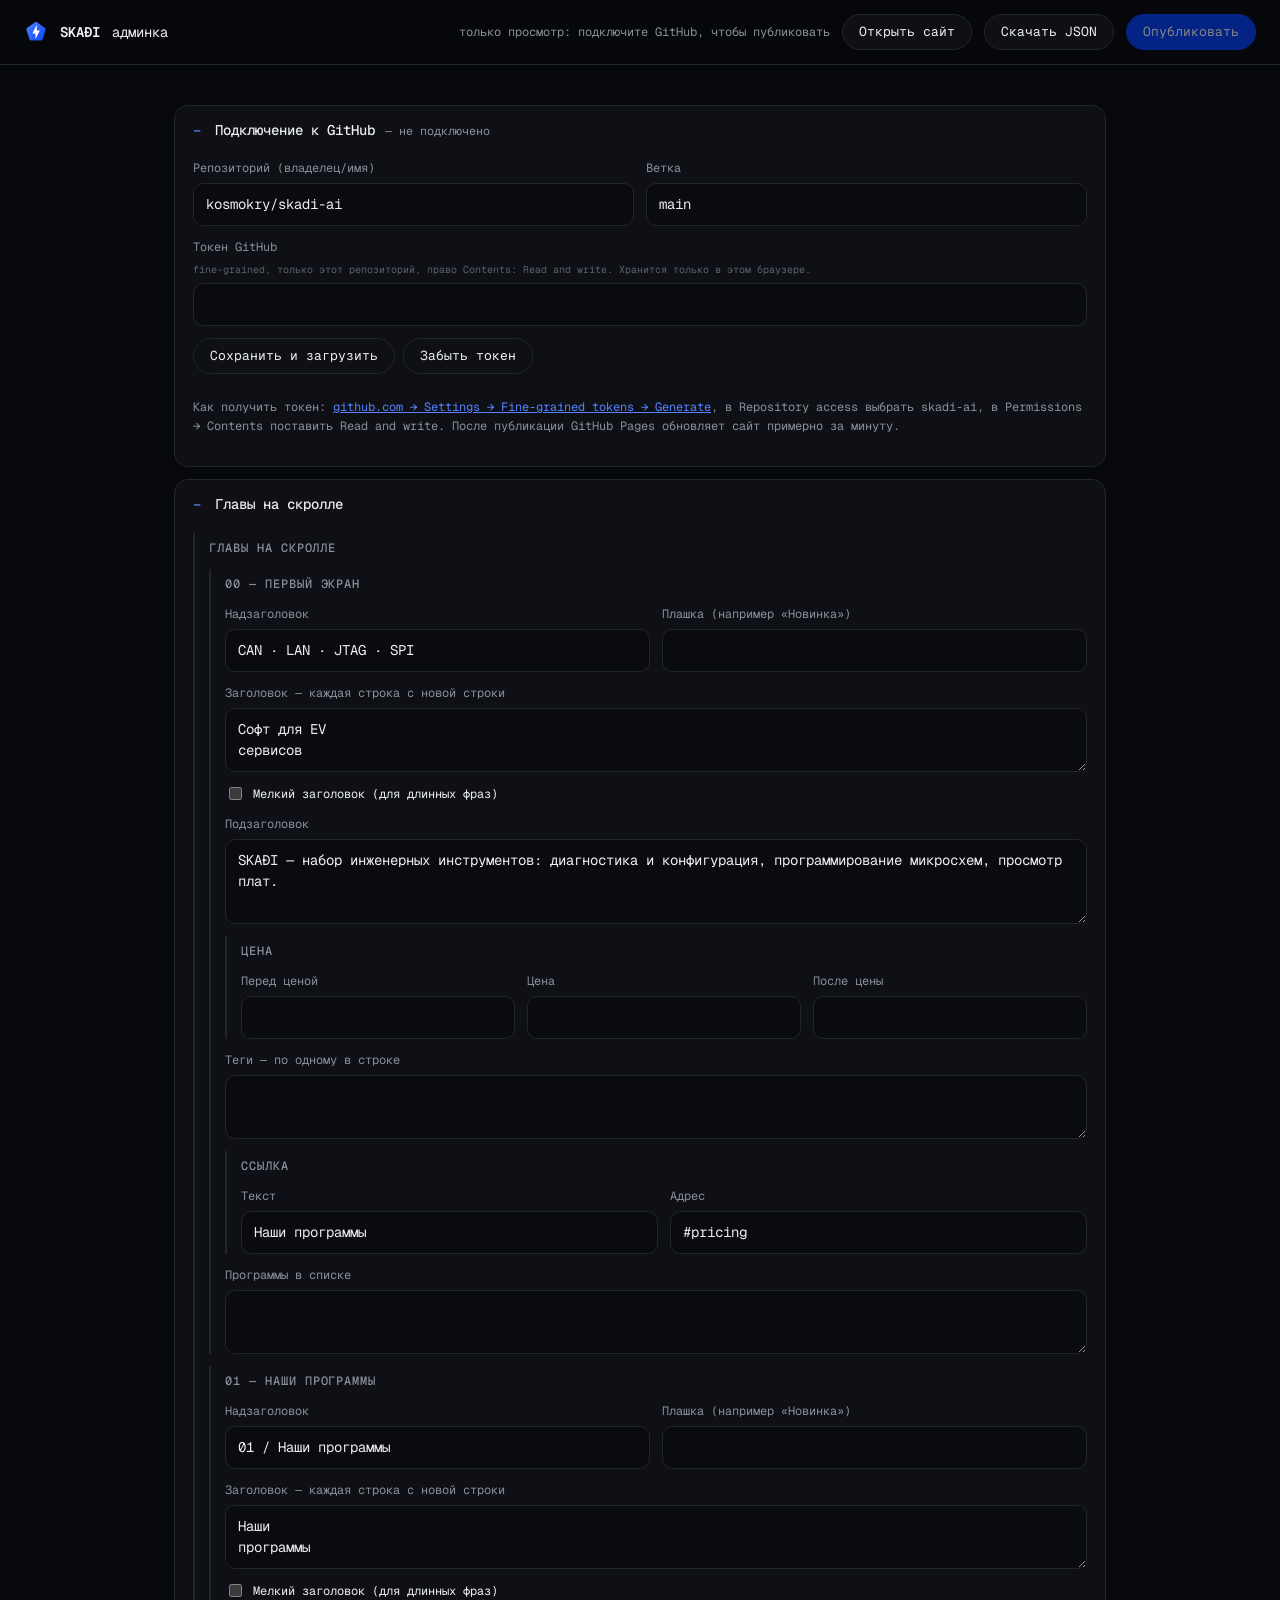
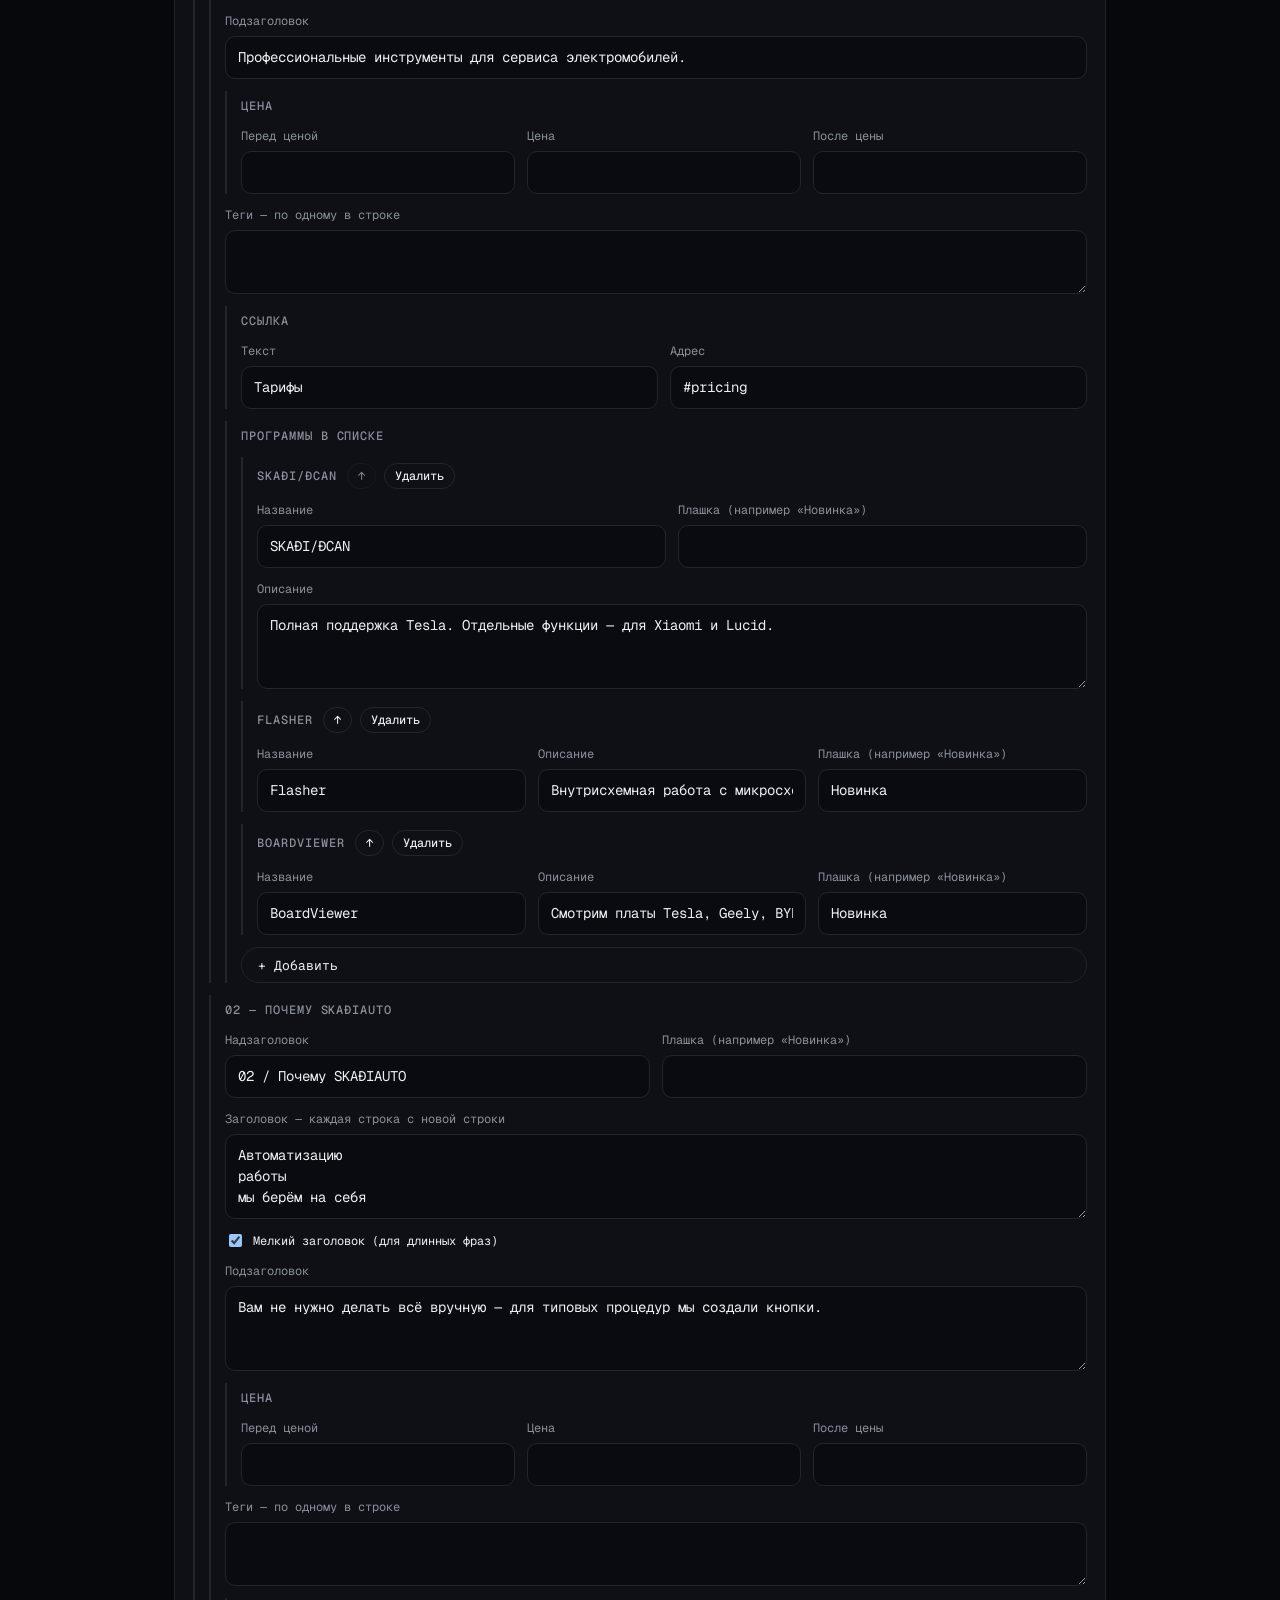
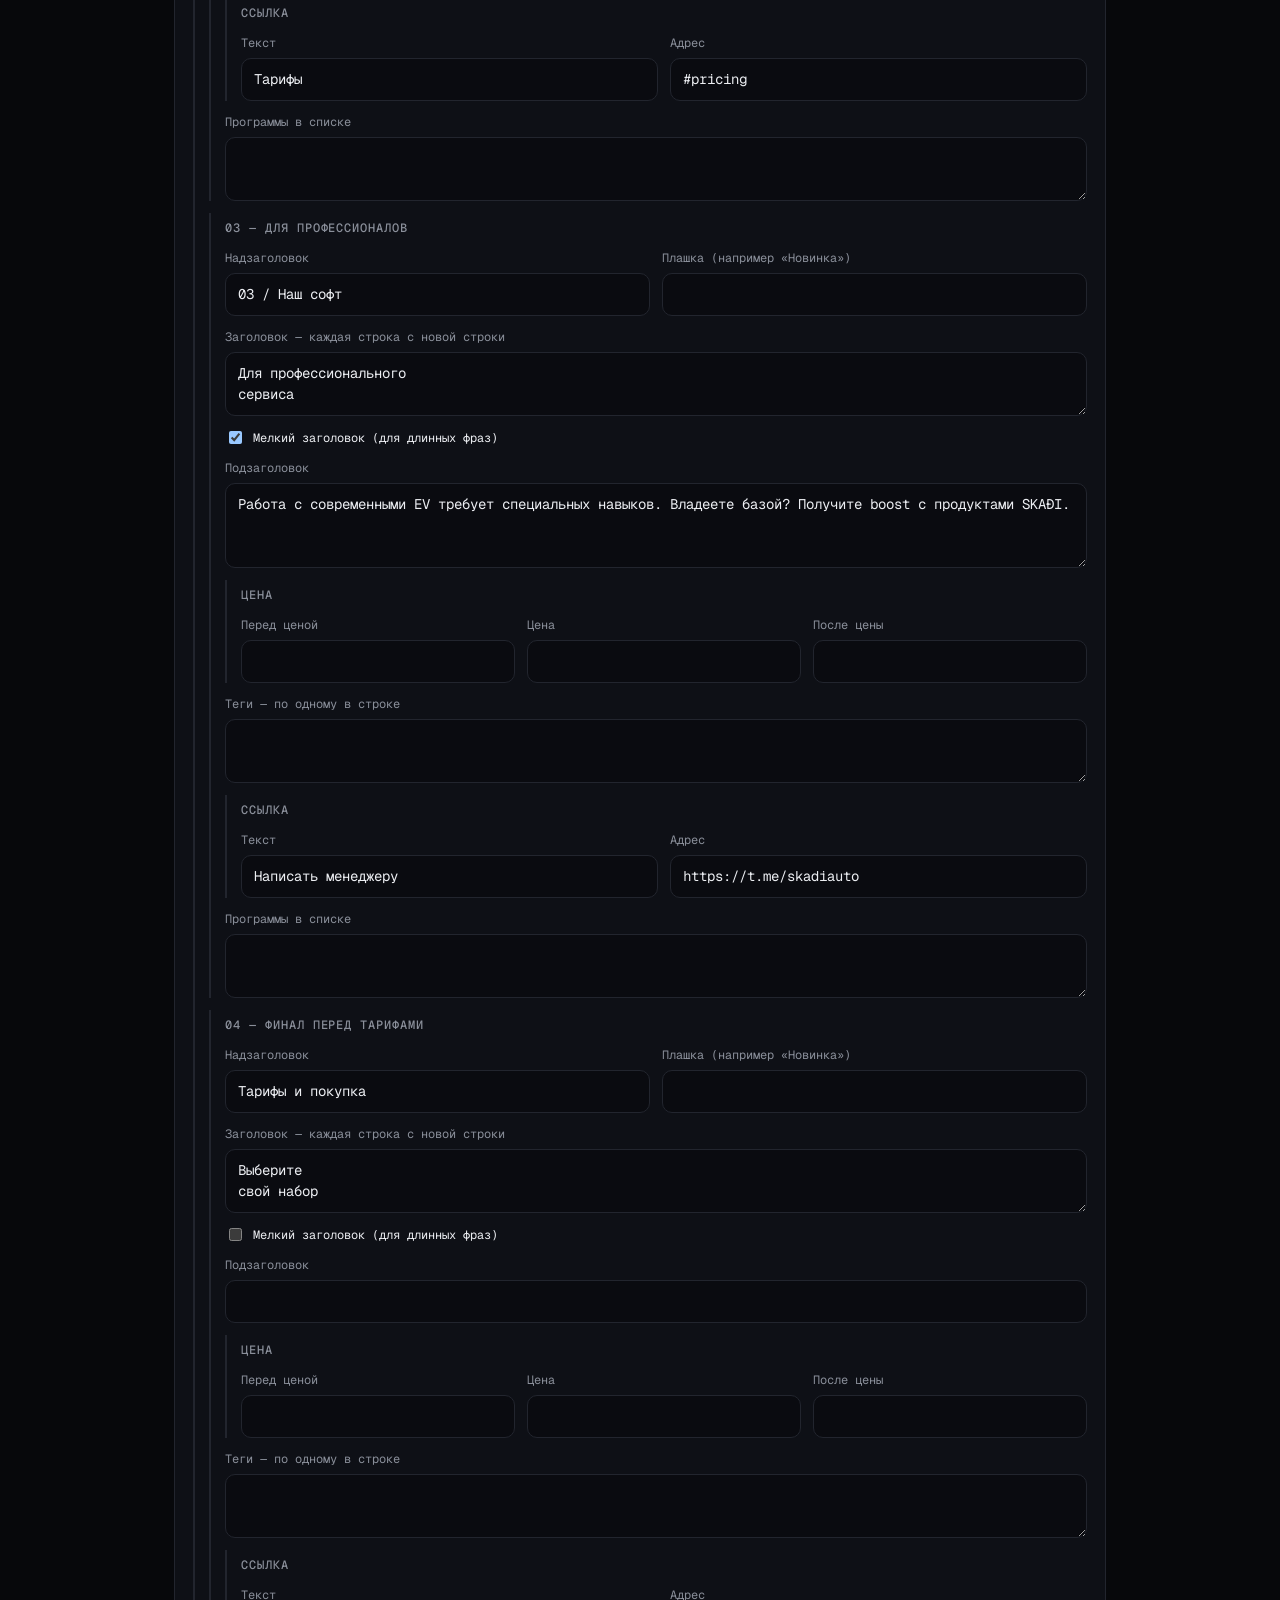
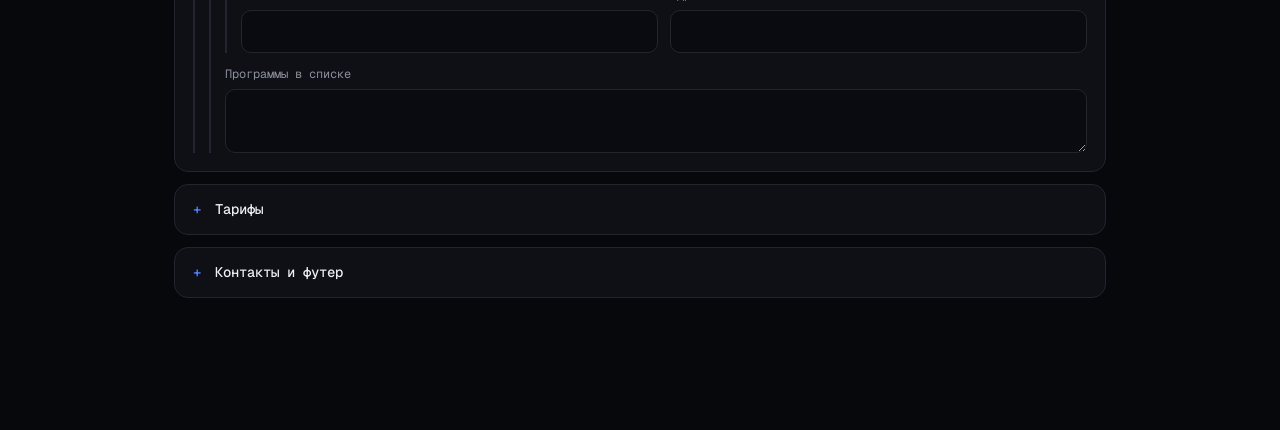
<file: admin/index.html>
<!DOCTYPE html>
<html lang="ru">
<head>
<meta charset="utf-8">
<meta name="viewport" content="width=device-width, initial-scale=1">
<meta name="robots" content="noindex">
<title>SKAÐI — админка</title>
<link rel="icon" href="../assets/logo.svg">
<link href="https://fonts.googleapis.com/css2?family=Geist+Mono:wght@400;500;600&display=swap" rel="stylesheet">
<style>
:root{--bg:#07080B;--panel:#0E1016;--line:#22252E;--ink:#ECEEF2;--muted:#8A8F9A;--blue:#0043FF;--blue2:#5783FF;--ok:#3DDC97;--err:#FF5A4E;color-scheme:dark}
*{box-sizing:border-box}
body{margin:0;background:var(--bg);color:var(--ink);font:14px/1.5 "Geist Mono",ui-monospace,Menlo,monospace}
header{position:sticky;top:0;z-index:5;display:flex;align-items:center;gap:12px;padding:14px 24px;background:rgba(7,8,11,.9);backdrop-filter:blur(10px);border-bottom:1px solid var(--line)}
header img{width:24px}
header b{font-weight:600}
header .sp{flex:1}
button,.btn{font:inherit;font-size:13px;height:36px;padding:0 16px;border-radius:99px;border:1px solid var(--line);background:var(--panel);color:var(--ink);cursor:pointer;text-decoration:none;display:inline-flex;align-items:center}
button.pri{background:var(--blue);border-color:var(--blue);color:#fff}
button:disabled{opacity:.5;cursor:default}
main{max-width:980px;margin:0 auto;padding:28px 24px 120px}
#status{font-size:12px;color:var(--muted)}
#status.ok{color:var(--ok)}#status.err{color:var(--err)}
details{border:1px solid var(--line);border-radius:14px;background:var(--panel);margin:12px 0}
summary{cursor:pointer;padding:14px 18px;font-weight:500;list-style:none;display:flex;gap:10px;align-items:center}
summary::before{content:"+";color:var(--blue2);width:12px}
details[open]>summary::before{content:"−"}
summary small{color:var(--muted);font-weight:400}
.body{padding:4px 18px 18px;display:grid;gap:12px}
.grp{border-left:2px solid var(--line);padding-left:14px;display:grid;gap:12px}
.grp>h4{margin:6px 0 0;font-size:12px;color:var(--muted);font-weight:500;text-transform:uppercase;letter-spacing:.08em;display:flex;align-items:center;gap:10px}
label{display:grid;gap:6px;font-size:12px;color:var(--muted)}
label small{color:#5d626c}
input[type=text],input[type=password],textarea{width:100%;font:inherit;font-size:14px;color:var(--ink);background:#0A0B10;border:1px solid var(--line);border-radius:10px;padding:10px 12px}
textarea{resize:vertical;min-height:44px}
input:focus,textarea:focus{outline:none;border-color:var(--blue2)}
.chk{display:flex;align-items:center;gap:8px;color:var(--ink)}
.x{height:26px;padding:0 10px;font-size:12px}
.row{display:grid;grid-template-columns:repeat(auto-fit,minmax(200px,1fr));gap:12px}
.note{font-size:12px;color:var(--muted);line-height:1.6}
.note a{color:var(--blue2)}
</style>
</head>
<body>
<header>
  <img src="../assets/logo.svg" alt=""><b>SKAÐI</b><span>админка</span>
  <span class="sp"></span>
  <span id="status">загрузка…</span>
  <a class="btn" href="../" target="_blank">Открыть сайт</a>
  <button id="dl">Скачать JSON</button>
  <button id="save" class="pri" disabled>Опубликовать</button>
</header>
<main>
  <details id="gh">
    <summary>Подключение к GitHub <small id="ghState"></small></summary>
    <div class="body">
      <div class="row">
        <label>Репозиторий (владелец/имя)<input type="text" id="repo" value="kosmokry/skadi-ai"></label>
        <label>Ветка<input type="text" id="branch" value="main"></label>
      </div>
      <label>Токен GitHub <small>fine-grained, только этот репозиторий, право Contents: Read and write. Хранится только в этом браузере.</small><input type="password" id="token" autocomplete="off"></label>
      <div><button id="connect">Сохранить и загрузить</button> <button id="forget">Забыть токен</button></div>
      <p class="note">Как получить токен: <a href="https://github.com/settings/personal-access-tokens/new" target="_blank" rel="noopener">github.com → Settings → Fine-grained tokens → Generate</a>, в Repository access выбрать skadi-ai, в Permissions → Contents поставить Read and write. После публикации GitHub Pages обновляет сайт примерно за минуту.</p>
    </div>
  </details>
  <div id="form"></div>
</main>
<script>
(() => {
  const $ = s => document.querySelector(s);
  const LS = k => { try { return localStorage.getItem('skadi-admin-' + k); } catch { return null; } };
  const LSset = (k, v) => { try { v == null ? localStorage.removeItem('skadi-admin-' + k) : localStorage.setItem('skadi-admin-' + k, v); } catch {} };
  const status = (t, cls = '') => { const s = $('#status'); s.textContent = t; s.className = cls; };

  const LABELS = {
    chapters: 'Главы на скролле', pricing: 'Тарифы', contacts: 'Контакты и футер',
    kick: 'Надзаголовок', badge: 'Плашка (например «Новинка»)', title: 'Заголовок — каждая строка с новой строки', small: 'Мелкий заголовок (для длинных фраз)',
    lead: 'Подзаголовок', price: 'Цена', pre: 'Перед ценой', value: 'Цена', post: 'После цены', tags: 'Теги — по одному в строке',
    link: 'Ссылка', label: 'Текст', href: 'Адрес', plans: 'Тарифы ÐCAN', products: 'Отдельные продукты',
    name: 'Название', month: 'В месяц', year: 'В год', discount: 'Скидка', features: 'Что входит — по одному в строке',
    yearOnly: 'Только при покупке на год — по одному в строке', buy: 'Ссылка «Купить»', period: 'Период',
    telegram: 'Telegram (без @)', company: 'Компания', phone: 'Телефон', address: 'Адрес', inn: 'ИНН',
    instagram: 'Instagram', tiktok: 'TikTok', copyright: 'Подпись в футере', items: 'Программы в списке', text: 'Описание', managerRole: 'Подпись менеджера', managerPhoto: 'Фото менеджера (путь)', managerNote: 'Строка под ником', img: 'Картинка (путь, например assets/p-flasher.jpg)'
  };
  const CH_NAMES = ['Первый экран', 'Наши программы', 'Почему SKAÐIAUTO', 'Для профессионалов', 'Финал перед тарифами'];
  const FIXED = new Set(['chapters']); // chapters are tied to the 3D scenes, their count is fixed

  let data = null, sha = null, dirty = false;
  const markDirty = () => { dirty = true; $('#save').disabled = false; status('есть несохранённые изменения'); };

  function field(obj, key, path) {
    const v = obj[key], lab = LABELS[key] || key;
    if (typeof v === 'boolean') {
      const l = document.createElement('label'); l.className = 'chk';
      const i = document.createElement('input'); i.type = 'checkbox'; i.checked = v;
      i.onchange = () => { obj[key] = i.checked; markDirty(); };
      l.append(i, lab); return l;
    }
    if (typeof v === 'string' || (Array.isArray(v) && v.every(x => typeof x === 'string'))) {
      const l = document.createElement('label'); l.textContent = lab;
      const isArr = Array.isArray(v), long = isArr || v.length > 60;
      const i = document.createElement(long ? 'textarea' : 'input');
      if (!long) i.type = 'text';
      i.value = isArr ? v.join('\n') : v;
      if (long) i.rows = isArr ? Math.max(2, v.length) : 3;
      i.oninput = () => { obj[key] = isArr ? i.value.split('\n').map(s => s.trim()).filter(Boolean) : i.value; markDirty(); };
      l.append(i); return l;
    }
    if (Array.isArray(v)) return list(obj, key, path);
    return group(v, lab, path + '.' + key);
  }
  function group(obj, title, path, actions) {
    const g = document.createElement('div'); g.className = 'grp';
    if (title) { const h = document.createElement('h4'); h.textContent = title; if (actions) h.append(actions); g.append(h); }
    const flat = Object.keys(obj).filter(k => typeof obj[k] !== 'object' || Array.isArray(obj[k]) && obj[k].every(x => typeof x === 'string'));
    const short = flat.filter(k => typeof obj[k] === 'string' && obj[k].length <= 60 && !['lead', 'address'].includes(k));
    if (short.length > 1) { const r = document.createElement('div'); r.className = 'row'; short.forEach(k => r.append(field(obj, k, path))); g.append(r); }
    Object.keys(obj).forEach(k => { if (short.length > 1 && short.includes(k)) return; g.append(field(obj, k, path)); });
    return g;
  }
  function list(obj, key, path) {
    const arr = obj[key], wrap = document.createElement('div'); wrap.className = 'grp';
    const h = document.createElement('h4'); h.textContent = LABELS[key] || key; wrap.append(h);
    const fixed = FIXED.has(key);
    arr.forEach((item, i) => {
      let act = null;
      if (!fixed) {
        act = document.createElement('span');
        const up = document.createElement('button'); up.className = 'x'; up.textContent = '↑'; up.disabled = i === 0;
        up.onclick = () => { [arr[i - 1], arr[i]] = [arr[i], arr[i - 1]]; markDirty(); build(); };
        const del = document.createElement('button'); del.className = 'x'; del.textContent = 'Удалить';
        del.onclick = () => { if (confirm('Удалить «' + (item.name || item.kick || i + 1) + '»?')) { arr.splice(i, 1); markDirty(); build(); } };
        act.append(up, ' ', del);
      }
      const title = key === 'chapters' ? `${String(i).padStart(2, '0')} — ${CH_NAMES[i] || ''}` : (item.name || item.kick || '#' + (i + 1));
      wrap.append(group(item, title, `${path}.${key}[${i}]`, act));
    });
    if (!fixed && arr.length) {
      const add = document.createElement('button'); add.textContent = '+ Добавить';
      add.onclick = () => { arr.push(JSON.parse(JSON.stringify(arr[arr.length - 1], (k, v) => typeof v === 'string' ? '' : Array.isArray(v) && v.every(x => typeof x === 'string') ? [] : v))); markDirty(); build(); };
      wrap.append(add);
    }
    return wrap;
  }
  function build() {
    const f = $('#form'); const open = [...f.querySelectorAll('details')].map(d => d.open);
    f.innerHTML = '';
    Object.keys(data).forEach((k, i) => {
      const d = document.createElement('details'); d.open = open[i] ?? i === 0;
      const s = document.createElement('summary'); s.textContent = LABELS[k] || k; d.append(s);
      const b = document.createElement('div'); b.className = 'body';
      b.append(Array.isArray(data[k]) ? list(data, k, '') : group(data[k], '', k));
      d.append(b); f.append(d);
    });
  }

  // GitHub API
  const cfg = () => ({ repo: $('#repo').value.trim(), branch: $('#branch').value.trim() || 'main', token: $('#token').value.trim() });
  const api = (path, opt = {}) => {
    const { repo, token } = cfg();
    return fetch(`https://api.github.com/repos/${repo}/contents/${path}`, { ...opt, headers: { Accept: 'application/vnd.github+json', ...(token ? { Authorization: 'Bearer ' + token } : {}), ...(opt.headers || {}) } });
  };
  const b64dec = s => new TextDecoder().decode(Uint8Array.from(atob(s.replace(/\n/g, '')), c => c.charCodeAt(0)));
  const b64enc = s => { const b = new TextEncoder().encode(s); let r = ''; b.forEach(x => r += String.fromCharCode(x)); return btoa(r); };

  async function load() {
    status('загрузка…');
    const { branch, token } = cfg();
    try {
      if (token) {
        const r = await api(`content.json?ref=${encodeURIComponent(branch)}`);
        if (!r.ok) throw new Error(r.status === 401 ? 'токен не подошёл' : r.status === 404 ? 'нет доступа к репозиторию или файлу' : 'GitHub ' + r.status);
        const j = await r.json(); sha = j.sha; data = JSON.parse(b64dec(j.content));
        $('#ghState').textContent = '— подключено'; status('загружено из GitHub', 'ok');
      } else {
        data = await fetch('../content.json', { cache: 'no-store' }).then(r => r.json()); sha = null;
        $('#ghState').textContent = '— не подключено'; status('только просмотр: подключите GitHub, чтобы публиковать');
        $('#gh').open = true;
      }
      dirty = false; $('#save').disabled = true; build();
    } catch (e) { status('ошибка: ' + e.message, 'err'); if (!data) { data = await fetch('../content.json').then(r => r.json()); build(); } }
  }
  async function save() {
    const { branch, token } = cfg();
    if (!token) { $('#gh').open = true; status('нужен токен GitHub', 'err'); return; }
    $('#save').disabled = true; status('публикация…');
    try {
      const body = { message: 'Content: update via admin', content: b64enc(JSON.stringify(data, null, 2) + '\n'), branch, ...(sha ? { sha } : {}) };
      const r = await api('content.json', { method: 'PUT', body: JSON.stringify(body) });
      if (r.status === 409) throw new Error('файл изменился в репозитории, перезагрузите страницу');
      if (!r.ok) throw new Error((await r.json()).message || 'GitHub ' + r.status);
      sha = (await r.json()).content.sha; dirty = false;
      status('опубликовано, сайт обновится примерно через минуту', 'ok');
    } catch (e) { status('ошибка: ' + e.message, 'err'); $('#save').disabled = false; }
  }

  ['repo', 'branch', 'token'].forEach(k => { const v = LS(k); if (v) $('#' + k).value = v; });
  $('#connect').onclick = () => {
    const tv = $('#token').value.trim();
    if (/^https?:|github\.com\//.test(tv)) { status('это ссылка на страницу токена, а нужен сам токен: строка github_pat_…, её показывают один раз при создании или после Regenerate', 'err'); return; } ['repo', 'branch', 'token'].forEach(k => LSset(k, $('#' + k).value.trim())); $('#gh').open = false; load(); };
  $('#forget').onclick = () => { LSset('token', null); $('#token').value = ''; load(); };
  $('#save').onclick = save;
  $('#dl').onclick = () => { const a = document.createElement('a'); a.href = URL.createObjectURL(new Blob([JSON.stringify(data, null, 2)], { type: 'application/json' })); a.download = 'content.json'; a.click(); };
  addEventListener('beforeunload', e => { if (dirty) { e.preventDefault(); e.returnValue = ''; } });
  load();
})();
</script>
</body>
</html>
</file>
